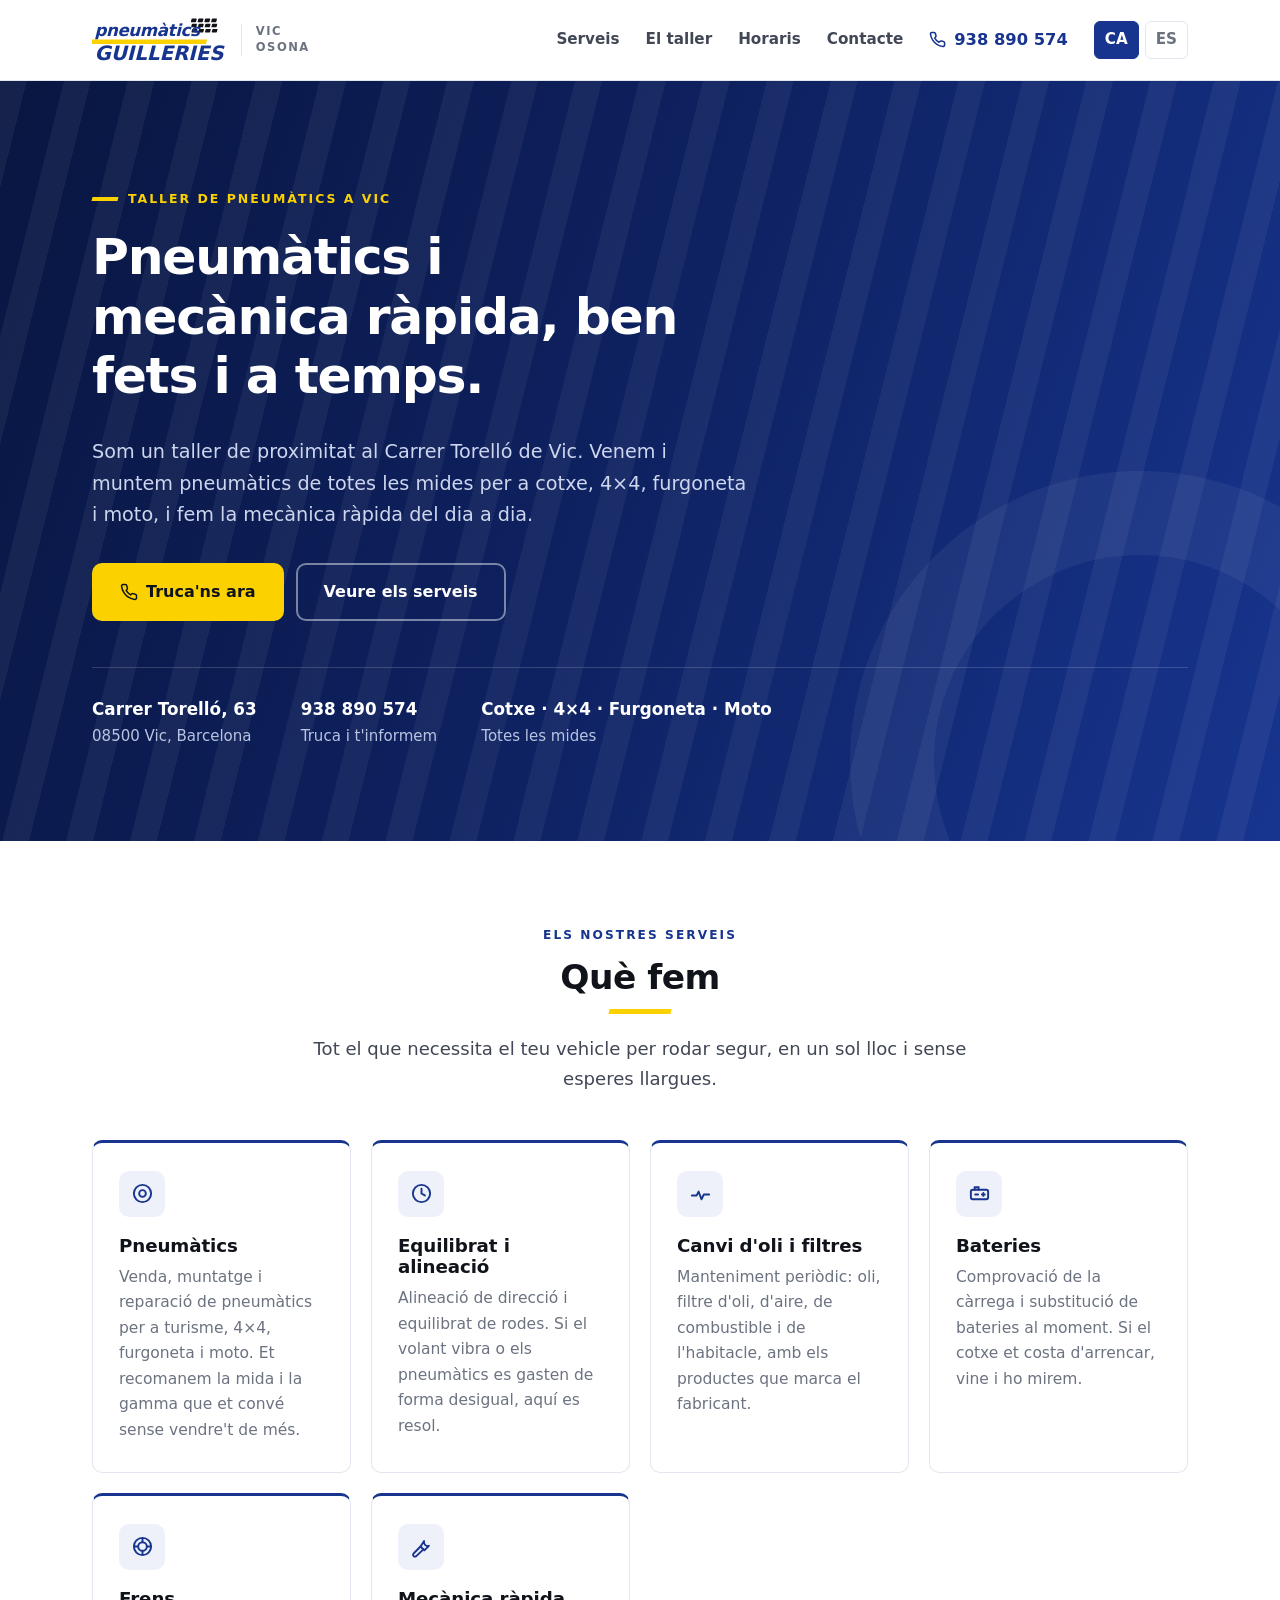
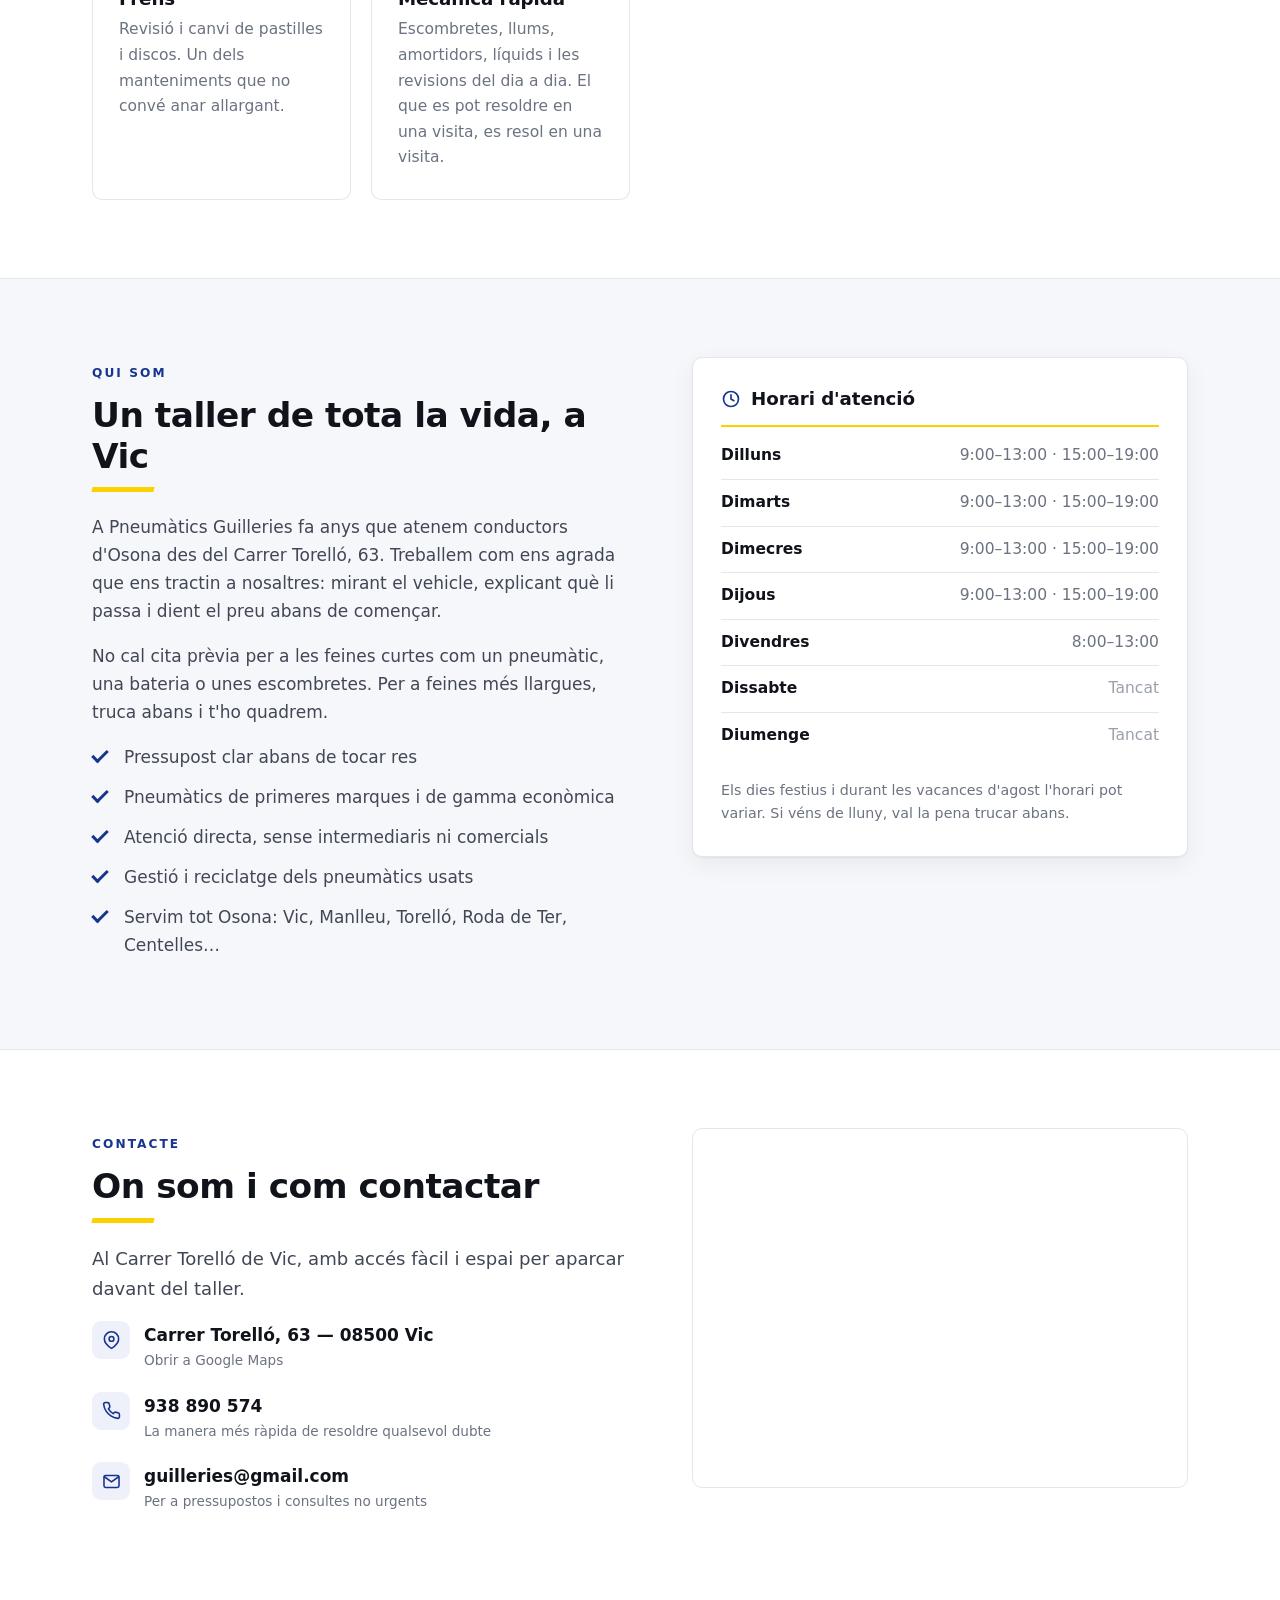
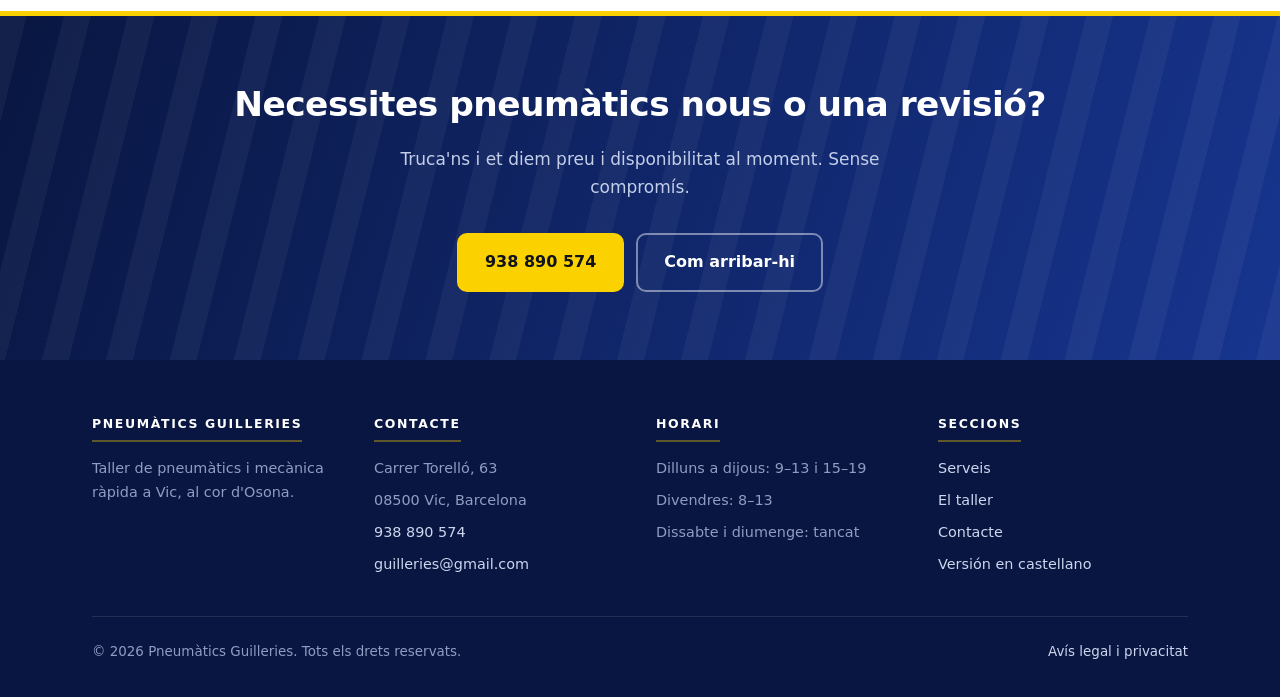
<file: index.html>
<!DOCTYPE html>
<html lang="ca">
<head>
<meta charset="utf-8">
<meta name="viewport" content="width=device-width, initial-scale=1">
<title>Pneumàtics Guilleries — Taller de pneumàtics i mecànica ràpida a Vic</title>
<meta name="description" content="Taller de pneumàtics i mecànica ràpida a Vic (Osona). Venda i muntatge de pneumàtics, equilibrat, alineació, canvi d'oli, bateries, filtres i frens. Carrer Torelló, 63. Truca'ns al 938 890 574.">
<meta name="theme-color" content="#17358f">
<link rel="canonical" href="https://acab33.github.io/pneumatics-guilleries/">
<link rel="alternate" hreflang="ca" href="https://acab33.github.io/pneumatics-guilleries/">
<link rel="alternate" hreflang="es" href="https://acab33.github.io/pneumatics-guilleries/es/">
<link rel="alternate" hreflang="x-default" href="https://acab33.github.io/pneumatics-guilleries/">
<link rel="stylesheet" href="assets/style.css">
<link rel="icon" href="assets/favicon.svg" type="image/svg+xml">

<meta property="og:type" content="website">
<meta property="og:title" content="Pneumàtics Guilleries — Taller de pneumàtics a Vic">
<meta property="og:description" content="Venda i muntatge de pneumàtics, equilibrat, alineació i mecànica ràpida a Vic. Carrer Torelló, 63.">
<meta property="og:url" content="https://acab33.github.io/pneumatics-guilleries/">
<meta property="og:image" content="https://acab33.github.io/pneumatics-guilleries/assets/og.jpg">
<meta property="og:image:width" content="1200">
<meta property="og:image:height" content="630">
<meta property="og:image:alt" content="Pneumàtics Guilleries — Carrer Torelló, 63, Vic — 938 890 574">
<meta property="og:site_name" content="Pneumàtics Guilleries">
<meta property="og:locale" content="ca_ES">
<meta name="twitter:card" content="summary_large_image">

<script type="application/ld+json">
{
  "@context": "https://schema.org",
  "@type": "AutoRepair",
  "name": "Pneumàtics Guilleries",
  "url": "https://acab33.github.io/pneumatics-guilleries/",
  "logo": "https://acab33.github.io/pneumatics-guilleries/assets/logo.svg",
  "image": "https://acab33.github.io/pneumatics-guilleries/assets/og.jpg",
  "telephone": "+34938890574",
  "email": "guilleries@gmail.com",
  "priceRange": "€€",
  "address": {
    "@type": "PostalAddress",
    "streetAddress": "Carrer Torelló, 63",
    "addressLocality": "Vic",
    "postalCode": "08500",
    "addressRegion": "Barcelona",
    "addressCountry": "ES"
  },
  "geo": { "@type": "GeoCoordinates", "latitude": 41.9333, "longitude": 2.2547 },
  "areaServed": ["Vic", "Osona", "Manlleu", "Torelló", "Roda de Ter", "Centelles"],
  "openingHoursSpecification": [
    { "@type": "OpeningHoursSpecification", "dayOfWeek": ["Monday","Tuesday","Wednesday","Thursday"], "opens": "09:00", "closes": "13:00" },
    { "@type": "OpeningHoursSpecification", "dayOfWeek": ["Monday","Tuesday","Wednesday","Thursday"], "opens": "15:00", "closes": "19:00" },
    { "@type": "OpeningHoursSpecification", "dayOfWeek": "Friday", "opens": "08:00", "closes": "13:00" }
  ],
  "makesOffer": [
    { "@type": "Offer", "itemOffered": { "@type": "Service", "name": "Venda i muntatge de pneumàtics" } },
    { "@type": "Offer", "itemOffered": { "@type": "Service", "name": "Equilibrat i alineació de direcció" } },
    { "@type": "Offer", "itemOffered": { "@type": "Service", "name": "Canvi d'oli i filtres" } },
    { "@type": "Offer", "itemOffered": { "@type": "Service", "name": "Bateries" } },
    { "@type": "Offer", "itemOffered": { "@type": "Service", "name": "Frens" } },
    { "@type": "Offer", "itemOffered": { "@type": "Service", "name": "Mecànica ràpida" } }
  ]
}
</script>
</head>
<body>

<header class="site-header">
  <div class="wrap">
    <a class="brand" href="./">
      <img src="assets/logo.svg" alt="Pneumàtics Guilleries" width="340" height="116">
      <span class="tagline">Vic<br>Osona</span>
    </a>

    <nav class="nav">
      <a href="#serveis" class="hide-sm">Serveis</a>
      <a href="#taller" class="hide-sm">El taller</a>
      <a href="#horaris" class="hide-sm">Horaris</a>
      <a href="#contacte" class="hide-sm">Contacte</a>
      <a href="tel:+34938890574" class="tel">
        <svg viewBox="0 0 24 24" fill="none" stroke="currentColor" stroke-width="2.2" stroke-linecap="round" stroke-linejoin="round" aria-hidden="true"><path d="M22 16.9v3a2 2 0 0 1-2.2 2 19.8 19.8 0 0 1-8.6-3.1 19.5 19.5 0 0 1-6-6A19.8 19.8 0 0 1 2.1 4.2 2 2 0 0 1 4.1 2h3a2 2 0 0 1 2 1.7c.1 1 .4 1.9.7 2.8a2 2 0 0 1-.5 2.1L8.1 9.9a16 16 0 0 0 6 6l1.3-1.2a2 2 0 0 1 2.1-.5c.9.3 1.8.6 2.8.7a2 2 0 0 1 1.7 2z"/></svg>
        938 890 574
      </a>
      <span class="lang">
        <a href="./" class="on" hreflang="ca">CA</a>
        <a href="es/" hreflang="es">ES</a>
      </span>
    </nav>
  </div>
</header>

<main>

  <section class="hero">
    <div class="wrap">
      <span class="kicker">Taller de pneumàtics a Vic</span>
      <h1>Pneumàtics i mecànica ràpida, ben fets i a temps.</h1>
      <p class="lead">Som un taller de proximitat al Carrer Torelló de Vic. Venem i muntem pneumàtics de totes les mides per a cotxe, 4×4, furgoneta i moto, i fem la mecànica ràpida del dia a dia.</p>

      <div class="hero-actions">
        <a class="btn btn-primary" href="tel:+34938890574">
          <svg viewBox="0 0 24 24" width="18" height="18" fill="none" stroke="currentColor" stroke-width="2" stroke-linecap="round" stroke-linejoin="round" aria-hidden="true"><path d="M22 16.9v3a2 2 0 0 1-2.2 2 19.8 19.8 0 0 1-8.6-3.1 19.5 19.5 0 0 1-6-6A19.8 19.8 0 0 1 2.1 4.2 2 2 0 0 1 4.1 2h3a2 2 0 0 1 2 1.7c.1 1 .4 1.9.7 2.8a2 2 0 0 1-.5 2.1L8.1 9.9a16 16 0 0 0 6 6l1.3-1.2a2 2 0 0 1 2.1-.5c.9.3 1.8.6 2.8.7a2 2 0 0 1 1.7 2z"/></svg>
          Truca'ns ara
        </a>
        <a class="btn btn-ghost" href="#serveis">Veure els serveis</a>
      </div>

      <div class="hero-facts">
        <div><strong>Carrer Torelló, 63</strong>08500 Vic, Barcelona</div>
        <div><strong>938 890 574</strong>Truca i t'informem</div>
        <div><strong>Cotxe · 4×4 · Furgoneta · Moto</strong>Totes les mides</div>
      </div>
    </div>
  </section>

  <section id="serveis">
    <div class="wrap">
      <div class="center">
        <span class="eyebrow">Els nostres serveis</span>
        <h2 class="underline">Què fem</h2>
        <p class="lead">Tot el que necessita el teu vehicle per rodar segur, en un sol lloc i sense esperes llargues.</p>
      </div>

      <div class="grid">
        <article class="card">
          <div class="ico"><svg viewBox="0 0 24 24" fill="none" stroke="currentColor" stroke-width="2" aria-hidden="true"><circle cx="12" cy="12" r="9"/><circle cx="12" cy="12" r="3.5"/></svg></div>
          <h3>Pneumàtics</h3>
          <p>Venda, muntatge i reparació de pneumàtics per a turisme, 4×4, furgoneta i moto. Et recomanem la mida i la gamma que et convé sense vendre't de més.</p>
        </article>

        <article class="card">
          <div class="ico"><svg viewBox="0 0 24 24" fill="none" stroke="currentColor" stroke-width="2" stroke-linecap="round" aria-hidden="true"><circle cx="12" cy="12" r="9"/><path d="M12 7v5l3.5 2"/></svg></div>
          <h3>Equilibrat i alineació</h3>
          <p>Alineació de direcció i equilibrat de rodes. Si el volant vibra o els pneumàtics es gasten de forma desigual, aquí es resol.</p>
        </article>

        <article class="card">
          <div class="ico"><svg viewBox="0 0 24 24" fill="none" stroke="currentColor" stroke-width="2" stroke-linecap="round" stroke-linejoin="round" aria-hidden="true"><path d="M3 14h5l2-4 3 8 2.5-5H21"/></svg></div>
          <h3>Canvi d'oli i filtres</h3>
          <p>Manteniment periòdic: oli, filtre d'oli, d'aire, de combustible i de l'habitacle, amb els productes que marca el fabricant.</p>
        </article>

        <article class="card">
          <div class="ico"><svg viewBox="0 0 24 24" fill="none" stroke="currentColor" stroke-width="2" stroke-linecap="round" aria-hidden="true"><rect x="3" y="8" width="18" height="10" rx="2"/><path d="M7 8V5.5h4V8M7.5 13h3M16 11.5v3M14.5 13h3"/></svg></div>
          <h3>Bateries</h3>
          <p>Comprovació de la càrrega i substitució de bateries al moment. Si el cotxe et costa d'arrencar, vine i ho mirem.</p>
        </article>

        <article class="card">
          <div class="ico"><svg viewBox="0 0 24 24" fill="none" stroke="currentColor" stroke-width="2" aria-hidden="true"><circle cx="12" cy="12" r="9"/><circle cx="12" cy="12" r="4.5"/><path d="M12 3v4.5M12 16.5V21M3 12h4.5M16.5 12H21"/></svg></div>
          <h3>Frens</h3>
          <p>Revisió i canvi de pastilles i discos. Un dels manteniments que no convé anar allargant.</p>
        </article>

        <article class="card">
          <div class="ico"><svg viewBox="0 0 24 24" fill="none" stroke="currentColor" stroke-width="2" stroke-linecap="round" stroke-linejoin="round" aria-hidden="true"><path d="M14.7 6.3a4 4 0 0 0 5 5L15 16l-4-4 3.7-5.7z"/><path d="M11 12 4 19a2 2 0 1 0 2.8 2.8L14 15"/></svg></div>
          <h3>Mecànica ràpida</h3>
          <p>Escombretes, llums, amortidors, líquids i les revisions del dia a dia. El que es pot resoldre en una visita, es resol en una visita.</p>
        </article>
      </div>
    </div>
  </section>

  <section class="alt" id="taller">
    <div class="wrap split">
      <div>
        <span class="eyebrow">Qui som</span>
        <h2 class="underline">Un taller de tota la vida, a Vic</h2>
        <p>A Pneumàtics Guilleries fa anys que atenem conductors d'Osona des del Carrer Torelló, 63. Treballem com ens agrada que ens tractin a nosaltres: mirant el vehicle, explicant què li passa i dient el preu abans de començar.</p>
        <p>No cal cita prèvia per a les feines curtes com un pneumàtic, una bateria o unes escombretes. Per a feines més llargues, truca abans i t'ho quadrem.</p>
        <ul class="checks">
          <li>Pressupost clar abans de tocar res</li>
          <li>Pneumàtics de primeres marques i de gamma econòmica</li>
          <li>Atenció directa, sense intermediaris ni comercials</li>
          <li>Gestió i reciclatge dels pneumàtics usats</li>
          <li>Servim tot Osona: Vic, Manlleu, Torelló, Roda de Ter, Centelles…</li>
        </ul>
      </div>

      <div class="panel" id="horaris">
        <h3>
          <svg viewBox="0 0 24 24" fill="none" stroke="currentColor" stroke-width="2" stroke-linecap="round" aria-hidden="true"><circle cx="12" cy="12" r="9"/><path d="M12 7v5l3.5 2"/></svg>
          Horari d'atenció
        </h3>
        <table class="hours">
          <tbody>
            <tr><th>Dilluns</th><td>9:00–13:00 · 15:00–19:00</td></tr>
            <tr><th>Dimarts</th><td>9:00–13:00 · 15:00–19:00</td></tr>
            <tr><th>Dimecres</th><td>9:00–13:00 · 15:00–19:00</td></tr>
            <tr><th>Dijous</th><td>9:00–13:00 · 15:00–19:00</td></tr>
            <tr><th>Divendres</th><td>8:00–13:00</td></tr>
            <tr><th>Dissabte</th><td class="closed">Tancat</td></tr>
            <tr><th>Diumenge</th><td class="closed">Tancat</td></tr>
          </tbody>
        </table>
        <p class="note">Els dies festius i durant les vacances d'agost l'horari pot variar. Si véns de lluny, val la pena trucar abans.</p>
      </div>
    </div>
  </section>

  <section id="contacte">
    <div class="wrap split">
      <div>
        <span class="eyebrow">Contacte</span>
        <h2 class="underline">On som i com contactar</h2>
        <p class="lead">Al Carrer Torelló de Vic, amb accés fàcil i espai per aparcar davant del taller.</p>

        <ul class="contact-list">
          <li>
            <span class="pin"><svg viewBox="0 0 24 24" fill="none" stroke="currentColor" stroke-width="2" stroke-linecap="round" stroke-linejoin="round" aria-hidden="true"><path d="M21 10c0 6-9 12-9 12s-9-6-9-12a9 9 0 1 1 18 0z"/><circle cx="12" cy="10" r="3"/></svg></span>
            <div>
              <a href="https://www.google.com/maps/search/?api=1&amp;query=Pneum%C3%A0tics+Guilleries%2C+Carrer+Torell%C3%B3+63%2C+08500+Vic" target="_blank" rel="noopener">Carrer Torelló, 63 — 08500 Vic</a>
              <span>Obrir a Google Maps</span>
            </div>
          </li>
          <li>
            <span class="pin"><svg viewBox="0 0 24 24" fill="none" stroke="currentColor" stroke-width="2" stroke-linecap="round" stroke-linejoin="round" aria-hidden="true"><path d="M22 16.9v3a2 2 0 0 1-2.2 2 19.8 19.8 0 0 1-8.6-3.1 19.5 19.5 0 0 1-6-6A19.8 19.8 0 0 1 2.1 4.2 2 2 0 0 1 4.1 2h3a2 2 0 0 1 2 1.7c.1 1 .4 1.9.7 2.8a2 2 0 0 1-.5 2.1L8.1 9.9a16 16 0 0 0 6 6l1.3-1.2a2 2 0 0 1 2.1-.5c.9.3 1.8.6 2.8.7a2 2 0 0 1 1.7 2z"/></svg></span>
            <div>
              <a href="tel:+34938890574">938 890 574</a>
              <span>La manera més ràpida de resoldre qualsevol dubte</span>
            </div>
          </li>
          <li>
            <span class="pin"><svg viewBox="0 0 24 24" fill="none" stroke="currentColor" stroke-width="2" stroke-linecap="round" stroke-linejoin="round" aria-hidden="true"><rect x="2.5" y="4.5" width="19" height="15" rx="2"/><path d="m3 6 9 6.5L21 6"/></svg></span>
            <div>
              <a href="mailto:guilleries@gmail.com">guilleries@gmail.com</a>
              <span>Per a pressupostos i consultes no urgents</span>
            </div>
          </li>
        </ul>
      </div>

      <div>
        <iframe
          class="map-embed"
          title="Mapa de Pneumàtics Guilleries, Carrer Torelló 63, Vic"
          src="https://www.google.com/maps?q=Carrer+Torell%C3%B3+63,+08500+Vic,+Barcelona&amp;output=embed"
          loading="lazy"
          referrerpolicy="no-referrer-when-downgrade"
          allowfullscreen></iframe>
      </div>
    </div>
  </section>

  <section class="band">
    <div class="wrap">
      <h2>Necessites pneumàtics nous o una revisió?</h2>
      <p>Truca'ns i et diem preu i disponibilitat al moment. Sense compromís.</p>
      <div class="hero-actions">
        <a class="btn btn-primary" href="tel:+34938890574">938 890 574</a>
        <a class="btn btn-ghost" href="https://www.google.com/maps/search/?api=1&amp;query=Pneum%C3%A0tics+Guilleries%2C+Carrer+Torell%C3%B3+63%2C+08500+Vic" target="_blank" rel="noopener">Com arribar-hi</a>
      </div>
    </div>
  </section>

</main>

<footer class="site-footer">
  <div class="wrap">
    <div class="footer-grid">
      <div>
        <h4>Pneumàtics Guilleries</h4>
        <p style="margin:0">Taller de pneumàtics i mecànica ràpida a Vic, al cor d'Osona.</p>
      </div>
      <div>
        <h4>Contacte</h4>
        <ul>
          <li>Carrer Torelló, 63</li>
          <li>08500 Vic, Barcelona</li>
          <li><a href="tel:+34938890574">938 890 574</a></li>
          <li><a href="mailto:guilleries@gmail.com">guilleries@gmail.com</a></li>
        </ul>
      </div>
      <div>
        <h4>Horari</h4>
        <ul>
          <li>Dilluns a dijous: 9–13 i 15–19</li>
          <li>Divendres: 8–13</li>
          <li>Dissabte i diumenge: tancat</li>
        </ul>
      </div>
      <div>
        <h4>Seccions</h4>
        <ul>
          <li><a href="#serveis">Serveis</a></li>
          <li><a href="#taller">El taller</a></li>
          <li><a href="#contacte">Contacte</a></li>
          <li><a href="es/">Versión en castellano</a></li>
        </ul>
      </div>
    </div>
    <div class="legal">
      <span>© <span id="y">2026</span> Pneumàtics Guilleries. Tots els drets reservats.</span>
      <span><a href="avis-legal.html">Avís legal i privacitat</a></span>
    </div>
  </div>
</footer>

<a class="call-fab" href="tel:+34938890574">
  <svg viewBox="0 0 24 24" fill="none" stroke="currentColor" stroke-width="2" stroke-linecap="round" stroke-linejoin="round" aria-hidden="true"><path d="M22 16.9v3a2 2 0 0 1-2.2 2 19.8 19.8 0 0 1-8.6-3.1 19.5 19.5 0 0 1-6-6A19.8 19.8 0 0 1 2.1 4.2 2 2 0 0 1 4.1 2h3a2 2 0 0 1 2 1.7c.1 1 .4 1.9.7 2.8a2 2 0 0 1-.5 2.1L8.1 9.9a16 16 0 0 0 6 6l1.3-1.2a2 2 0 0 1 2.1-.5c.9.3 1.8.6 2.8.7a2 2 0 0 1 1.7 2z"/></svg>
  Truca'ns
</a>

<script>document.getElementById('y').textContent = new Date().getFullYear();</script>
</body>
</html>
</file>
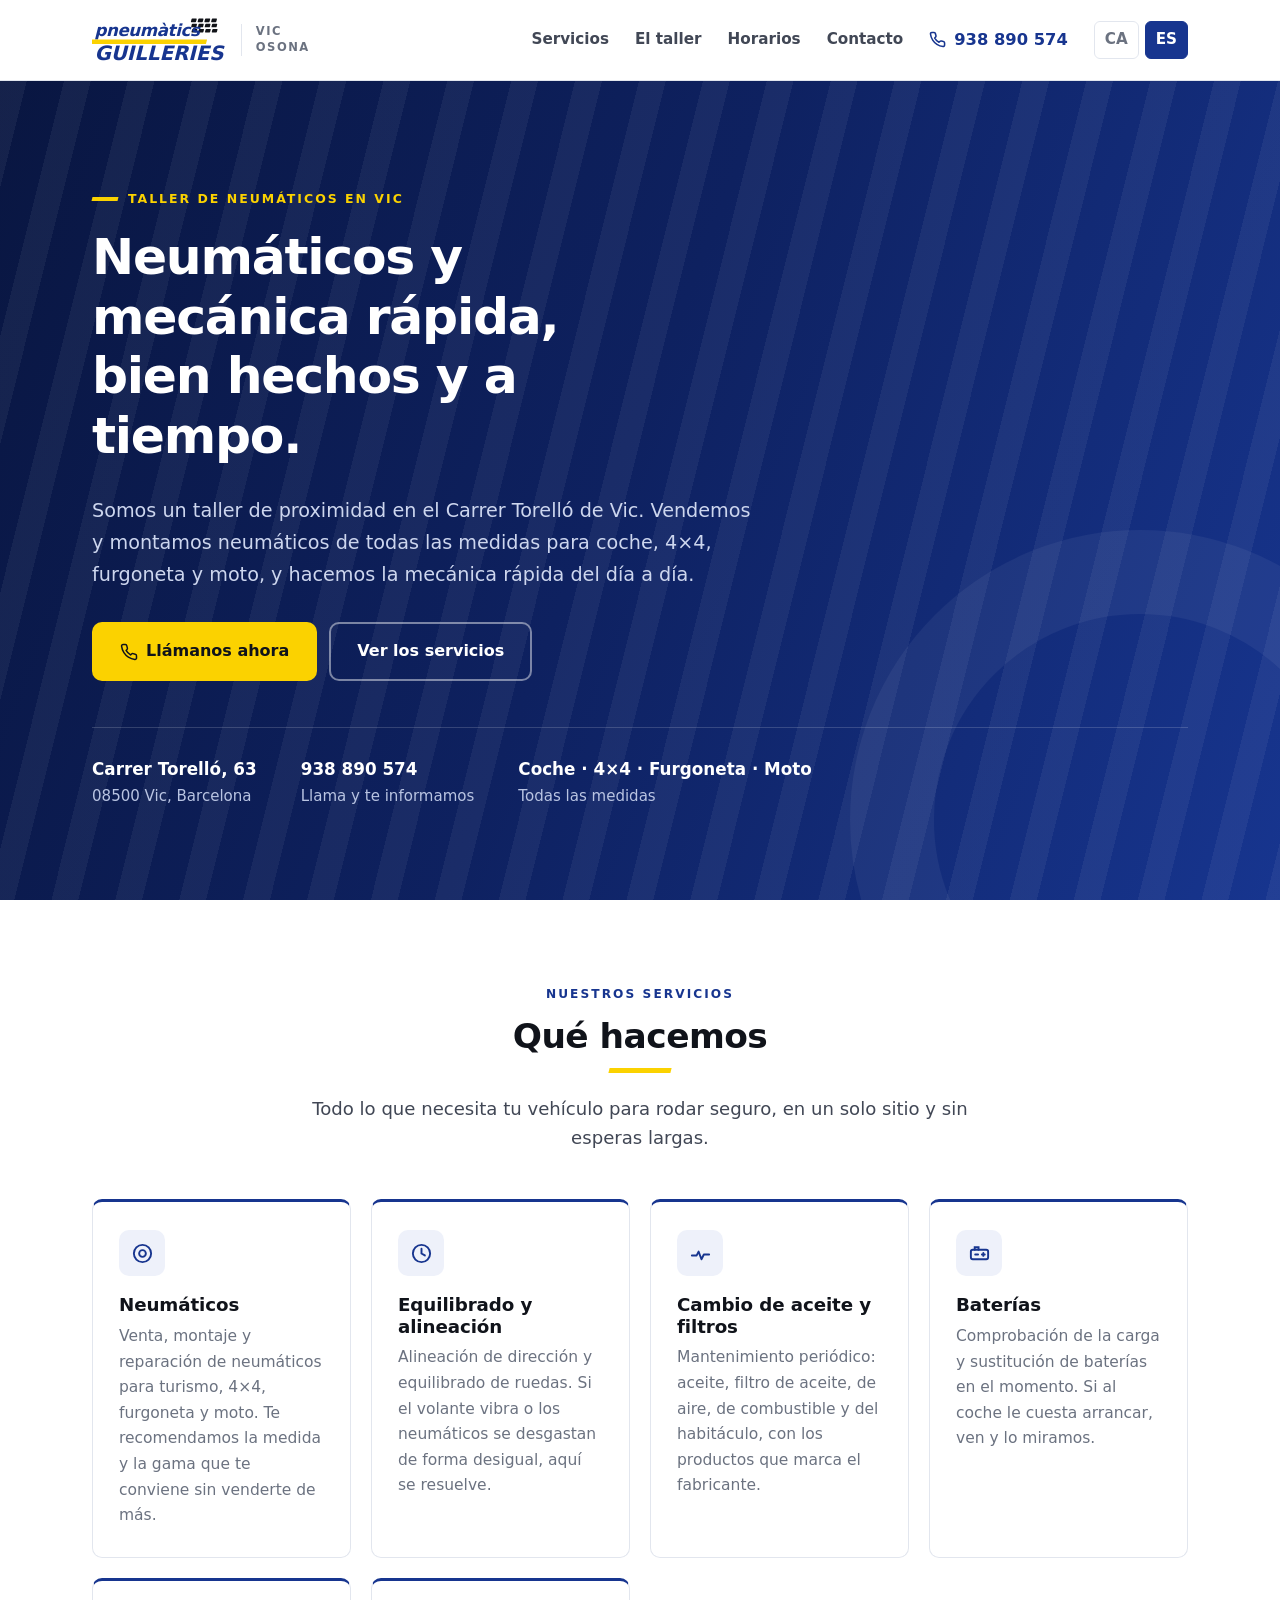
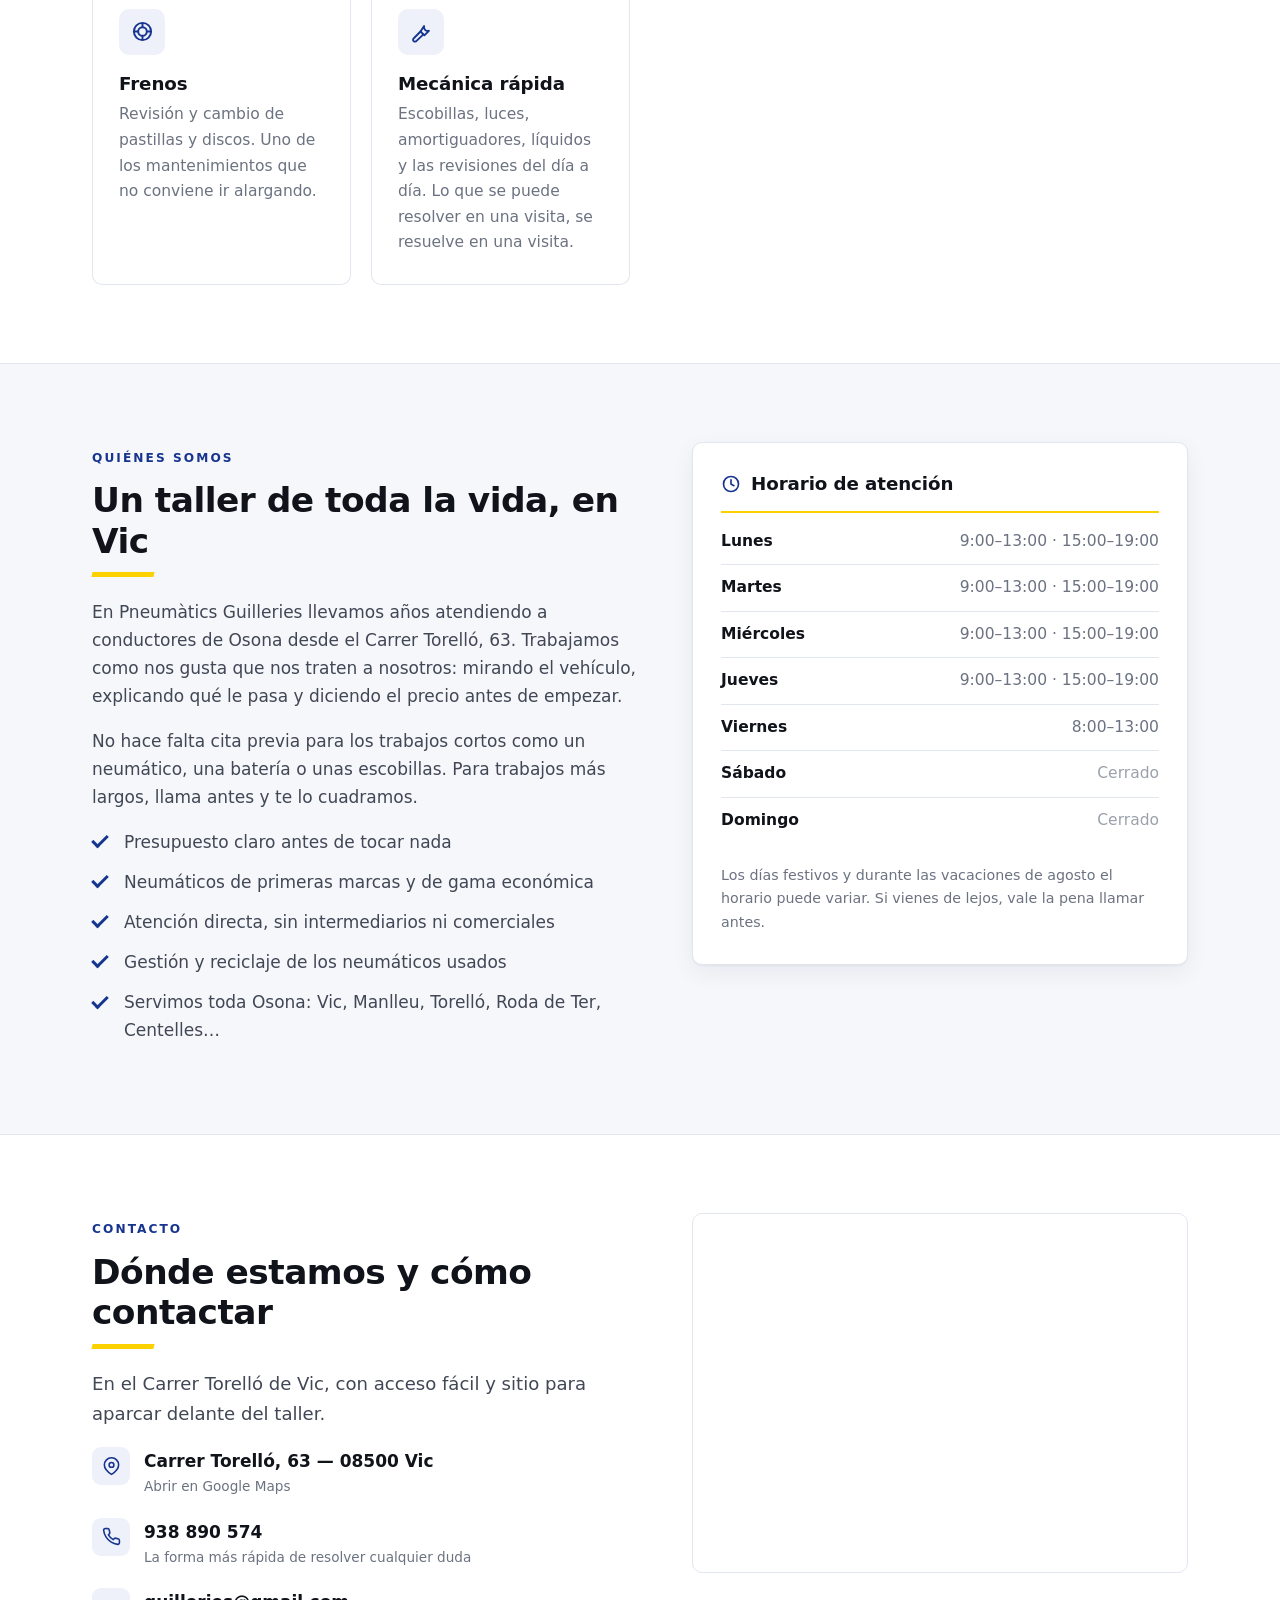
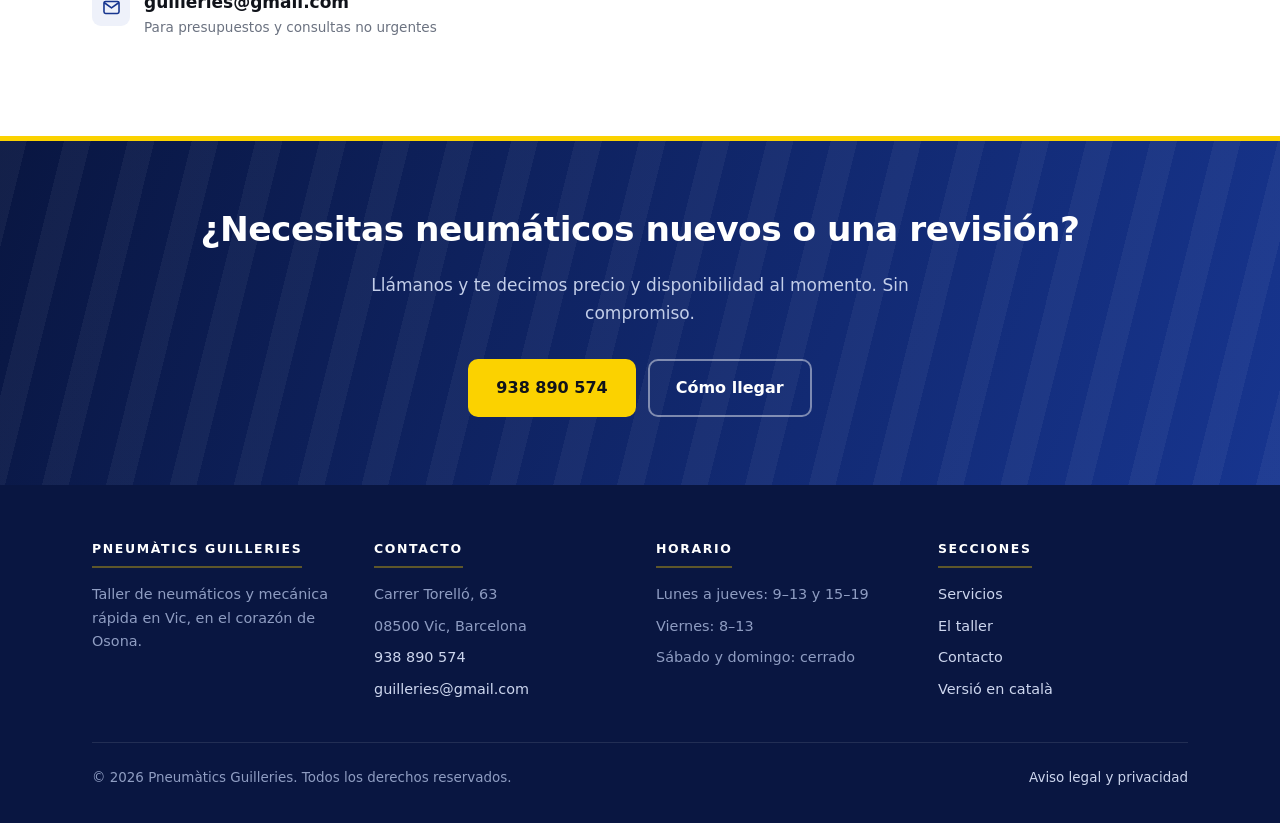
<file: es/index.html>
<!DOCTYPE html>
<html lang="es">
<head>
<meta charset="utf-8">
<meta name="viewport" content="width=device-width, initial-scale=1">
<title>Neumáticos Guilleries — Taller de neumáticos y mecánica rápida en Vic</title>
<meta name="description" content="Taller de neumáticos y mecánica rápida en Vic (Osona). Venta y montaje de neumáticos, equilibrado, alineación, cambio de aceite, baterías, filtros y frenos. Carrer Torelló, 63. Llámanos al 938 890 574.">
<meta name="theme-color" content="#17358f">
<link rel="canonical" href="https://acab33.github.io/pneumatics-guilleries/es/">
<link rel="alternate" hreflang="ca" href="https://acab33.github.io/pneumatics-guilleries/">
<link rel="alternate" hreflang="es" href="https://acab33.github.io/pneumatics-guilleries/es/">
<link rel="alternate" hreflang="x-default" href="https://acab33.github.io/pneumatics-guilleries/">
<link rel="stylesheet" href="../assets/style.css">
<link rel="icon" href="../assets/favicon.svg" type="image/svg+xml">

<meta property="og:type" content="website">
<meta property="og:title" content="Neumáticos Guilleries — Taller de neumáticos en Vic">
<meta property="og:description" content="Venta y montaje de neumáticos, equilibrado, alineación y mecánica rápida en Vic. Carrer Torelló, 63.">
<meta property="og:url" content="https://acab33.github.io/pneumatics-guilleries/es/">
<meta property="og:image" content="https://acab33.github.io/pneumatics-guilleries/assets/og.jpg">
<meta property="og:image:width" content="1200">
<meta property="og:image:height" content="630">
<meta property="og:image:alt" content="Pneumàtics Guilleries — Carrer Torelló, 63, Vic — 938 890 574">
<meta property="og:site_name" content="Pneumàtics Guilleries">
<meta property="og:locale" content="es_ES">
<meta name="twitter:card" content="summary_large_image">
</head>
<body>

<header class="site-header">
  <div class="wrap">
    <a class="brand" href="./">
      <img src="../assets/logo.svg" alt="Pneumàtics Guilleries" width="340" height="116">
      <span class="tagline">Vic<br>Osona</span>
    </a>

    <nav class="nav">
      <a href="#servicios" class="hide-sm">Servicios</a>
      <a href="#taller" class="hide-sm">El taller</a>
      <a href="#horarios" class="hide-sm">Horarios</a>
      <a href="#contacto" class="hide-sm">Contacto</a>
      <a href="tel:+34938890574" class="tel">
        <svg viewBox="0 0 24 24" fill="none" stroke="currentColor" stroke-width="2.2" stroke-linecap="round" stroke-linejoin="round" aria-hidden="true"><path d="M22 16.9v3a2 2 0 0 1-2.2 2 19.8 19.8 0 0 1-8.6-3.1 19.5 19.5 0 0 1-6-6A19.8 19.8 0 0 1 2.1 4.2 2 2 0 0 1 4.1 2h3a2 2 0 0 1 2 1.7c.1 1 .4 1.9.7 2.8a2 2 0 0 1-.5 2.1L8.1 9.9a16 16 0 0 0 6 6l1.3-1.2a2 2 0 0 1 2.1-.5c.9.3 1.8.6 2.8.7a2 2 0 0 1 1.7 2z"/></svg>
        938 890 574
      </a>
      <span class="lang">
        <a href="../" hreflang="ca">CA</a>
        <a href="./" class="on" hreflang="es">ES</a>
      </span>
    </nav>
  </div>
</header>

<main>

  <section class="hero">
    <div class="wrap">
      <span class="kicker">Taller de neumáticos en Vic</span>
      <h1>Neumáticos y mecánica rápida, bien hechos y a tiempo.</h1>
      <p class="lead">Somos un taller de proximidad en el Carrer Torelló de Vic. Vendemos y montamos neumáticos de todas las medidas para coche, 4×4, furgoneta y moto, y hacemos la mecánica rápida del día a día.</p>

      <div class="hero-actions">
        <a class="btn btn-primary" href="tel:+34938890574">
          <svg viewBox="0 0 24 24" width="18" height="18" fill="none" stroke="currentColor" stroke-width="2" stroke-linecap="round" stroke-linejoin="round" aria-hidden="true"><path d="M22 16.9v3a2 2 0 0 1-2.2 2 19.8 19.8 0 0 1-8.6-3.1 19.5 19.5 0 0 1-6-6A19.8 19.8 0 0 1 2.1 4.2 2 2 0 0 1 4.1 2h3a2 2 0 0 1 2 1.7c.1 1 .4 1.9.7 2.8a2 2 0 0 1-.5 2.1L8.1 9.9a16 16 0 0 0 6 6l1.3-1.2a2 2 0 0 1 2.1-.5c.9.3 1.8.6 2.8.7a2 2 0 0 1 1.7 2z"/></svg>
          Llámanos ahora
        </a>
        <a class="btn btn-ghost" href="#servicios">Ver los servicios</a>
      </div>

      <div class="hero-facts">
        <div><strong>Carrer Torelló, 63</strong>08500 Vic, Barcelona</div>
        <div><strong>938 890 574</strong>Llama y te informamos</div>
        <div><strong>Coche · 4×4 · Furgoneta · Moto</strong>Todas las medidas</div>
      </div>
    </div>
  </section>

  <section id="servicios">
    <div class="wrap">
      <div class="center">
        <span class="eyebrow">Nuestros servicios</span>
        <h2 class="underline">Qué hacemos</h2>
        <p class="lead">Todo lo que necesita tu vehículo para rodar seguro, en un solo sitio y sin esperas largas.</p>
      </div>

      <div class="grid">
        <article class="card">
          <div class="ico"><svg viewBox="0 0 24 24" fill="none" stroke="currentColor" stroke-width="2" aria-hidden="true"><circle cx="12" cy="12" r="9"/><circle cx="12" cy="12" r="3.5"/></svg></div>
          <h3>Neumáticos</h3>
          <p>Venta, montaje y reparación de neumáticos para turismo, 4×4, furgoneta y moto. Te recomendamos la medida y la gama que te conviene sin venderte de más.</p>
        </article>

        <article class="card">
          <div class="ico"><svg viewBox="0 0 24 24" fill="none" stroke="currentColor" stroke-width="2" stroke-linecap="round" aria-hidden="true"><circle cx="12" cy="12" r="9"/><path d="M12 7v5l3.5 2"/></svg></div>
          <h3>Equilibrado y alineación</h3>
          <p>Alineación de dirección y equilibrado de ruedas. Si el volante vibra o los neumáticos se desgastan de forma desigual, aquí se resuelve.</p>
        </article>

        <article class="card">
          <div class="ico"><svg viewBox="0 0 24 24" fill="none" stroke="currentColor" stroke-width="2" stroke-linecap="round" stroke-linejoin="round" aria-hidden="true"><path d="M3 14h5l2-4 3 8 2.5-5H21"/></svg></div>
          <h3>Cambio de aceite y filtros</h3>
          <p>Mantenimiento periódico: aceite, filtro de aceite, de aire, de combustible y del habitáculo, con los productos que marca el fabricante.</p>
        </article>

        <article class="card">
          <div class="ico"><svg viewBox="0 0 24 24" fill="none" stroke="currentColor" stroke-width="2" stroke-linecap="round" aria-hidden="true"><rect x="3" y="8" width="18" height="10" rx="2"/><path d="M7 8V5.5h4V8M7.5 13h3M16 11.5v3M14.5 13h3"/></svg></div>
          <h3>Baterías</h3>
          <p>Comprobación de la carga y sustitución de baterías en el momento. Si al coche le cuesta arrancar, ven y lo miramos.</p>
        </article>

        <article class="card">
          <div class="ico"><svg viewBox="0 0 24 24" fill="none" stroke="currentColor" stroke-width="2" aria-hidden="true"><circle cx="12" cy="12" r="9"/><circle cx="12" cy="12" r="4.5"/><path d="M12 3v4.5M12 16.5V21M3 12h4.5M16.5 12H21"/></svg></div>
          <h3>Frenos</h3>
          <p>Revisión y cambio de pastillas y discos. Uno de los mantenimientos que no conviene ir alargando.</p>
        </article>

        <article class="card">
          <div class="ico"><svg viewBox="0 0 24 24" fill="none" stroke="currentColor" stroke-width="2" stroke-linecap="round" stroke-linejoin="round" aria-hidden="true"><path d="M14.7 6.3a4 4 0 0 0 5 5L15 16l-4-4 3.7-5.7z"/><path d="M11 12 4 19a2 2 0 1 0 2.8 2.8L14 15"/></svg></div>
          <h3>Mecánica rápida</h3>
          <p>Escobillas, luces, amortiguadores, líquidos y las revisiones del día a día. Lo que se puede resolver en una visita, se resuelve en una visita.</p>
        </article>
      </div>
    </div>
  </section>

  <section class="alt" id="taller">
    <div class="wrap split">
      <div>
        <span class="eyebrow">Quiénes somos</span>
        <h2 class="underline">Un taller de toda la vida, en Vic</h2>
        <p>En Pneumàtics Guilleries llevamos años atendiendo a conductores de Osona desde el Carrer Torelló, 63. Trabajamos como nos gusta que nos traten a nosotros: mirando el vehículo, explicando qué le pasa y diciendo el precio antes de empezar.</p>
        <p>No hace falta cita previa para los trabajos cortos como un neumático, una batería o unas escobillas. Para trabajos más largos, llama antes y te lo cuadramos.</p>
        <ul class="checks">
          <li>Presupuesto claro antes de tocar nada</li>
          <li>Neumáticos de primeras marcas y de gama económica</li>
          <li>Atención directa, sin intermediarios ni comerciales</li>
          <li>Gestión y reciclaje de los neumáticos usados</li>
          <li>Servimos toda Osona: Vic, Manlleu, Torelló, Roda de Ter, Centelles…</li>
        </ul>
      </div>

      <div class="panel" id="horarios">
        <h3>
          <svg viewBox="0 0 24 24" fill="none" stroke="currentColor" stroke-width="2" stroke-linecap="round" aria-hidden="true"><circle cx="12" cy="12" r="9"/><path d="M12 7v5l3.5 2"/></svg>
          Horario de atención
        </h3>
        <table class="hours">
          <tbody>
            <tr><th>Lunes</th><td>9:00–13:00 · 15:00–19:00</td></tr>
            <tr><th>Martes</th><td>9:00–13:00 · 15:00–19:00</td></tr>
            <tr><th>Miércoles</th><td>9:00–13:00 · 15:00–19:00</td></tr>
            <tr><th>Jueves</th><td>9:00–13:00 · 15:00–19:00</td></tr>
            <tr><th>Viernes</th><td>8:00–13:00</td></tr>
            <tr><th>Sábado</th><td class="closed">Cerrado</td></tr>
            <tr><th>Domingo</th><td class="closed">Cerrado</td></tr>
          </tbody>
        </table>
        <p class="note">Los días festivos y durante las vacaciones de agosto el horario puede variar. Si vienes de lejos, vale la pena llamar antes.</p>
      </div>
    </div>
  </section>

  <section id="contacto">
    <div class="wrap split">
      <div>
        <span class="eyebrow">Contacto</span>
        <h2 class="underline">Dónde estamos y cómo contactar</h2>
        <p class="lead">En el Carrer Torelló de Vic, con acceso fácil y sitio para aparcar delante del taller.</p>

        <ul class="contact-list">
          <li>
            <span class="pin"><svg viewBox="0 0 24 24" fill="none" stroke="currentColor" stroke-width="2" stroke-linecap="round" stroke-linejoin="round" aria-hidden="true"><path d="M21 10c0 6-9 12-9 12s-9-6-9-12a9 9 0 1 1 18 0z"/><circle cx="12" cy="10" r="3"/></svg></span>
            <div>
              <a href="https://www.google.com/maps/search/?api=1&amp;query=Pneum%C3%A0tics+Guilleries%2C+Carrer+Torell%C3%B3+63%2C+08500+Vic" target="_blank" rel="noopener">Carrer Torelló, 63 — 08500 Vic</a>
              <span>Abrir en Google Maps</span>
            </div>
          </li>
          <li>
            <span class="pin"><svg viewBox="0 0 24 24" fill="none" stroke="currentColor" stroke-width="2" stroke-linecap="round" stroke-linejoin="round" aria-hidden="true"><path d="M22 16.9v3a2 2 0 0 1-2.2 2 19.8 19.8 0 0 1-8.6-3.1 19.5 19.5 0 0 1-6-6A19.8 19.8 0 0 1 2.1 4.2 2 2 0 0 1 4.1 2h3a2 2 0 0 1 2 1.7c.1 1 .4 1.9.7 2.8a2 2 0 0 1-.5 2.1L8.1 9.9a16 16 0 0 0 6 6l1.3-1.2a2 2 0 0 1 2.1-.5c.9.3 1.8.6 2.8.7a2 2 0 0 1 1.7 2z"/></svg></span>
            <div>
              <a href="tel:+34938890574">938 890 574</a>
              <span>La forma más rápida de resolver cualquier duda</span>
            </div>
          </li>
          <li>
            <span class="pin"><svg viewBox="0 0 24 24" fill="none" stroke="currentColor" stroke-width="2" stroke-linecap="round" stroke-linejoin="round" aria-hidden="true"><rect x="2.5" y="4.5" width="19" height="15" rx="2"/><path d="m3 6 9 6.5L21 6"/></svg></span>
            <div>
              <a href="mailto:guilleries@gmail.com">guilleries@gmail.com</a>
              <span>Para presupuestos y consultas no urgentes</span>
            </div>
          </li>
        </ul>
      </div>

      <div>
        <iframe
          class="map-embed"
          title="Mapa de Pneumàtics Guilleries, Carrer Torelló 63, Vic"
          src="https://www.google.com/maps?q=Carrer+Torell%C3%B3+63,+08500+Vic,+Barcelona&amp;output=embed"
          loading="lazy"
          referrerpolicy="no-referrer-when-downgrade"
          allowfullscreen></iframe>
      </div>
    </div>
  </section>

  <section class="band">
    <div class="wrap">
      <h2>¿Necesitas neumáticos nuevos o una revisión?</h2>
      <p>Llámanos y te decimos precio y disponibilidad al momento. Sin compromiso.</p>
      <div class="hero-actions">
        <a class="btn btn-primary" href="tel:+34938890574">938 890 574</a>
        <a class="btn btn-ghost" href="https://www.google.com/maps/search/?api=1&amp;query=Pneum%C3%A0tics+Guilleries%2C+Carrer+Torell%C3%B3+63%2C+08500+Vic" target="_blank" rel="noopener">Cómo llegar</a>
      </div>
    </div>
  </section>

</main>

<footer class="site-footer">
  <div class="wrap">
    <div class="footer-grid">
      <div>
        <h4>Pneumàtics Guilleries</h4>
        <p style="margin:0">Taller de neumáticos y mecánica rápida en Vic, en el corazón de Osona.</p>
      </div>
      <div>
        <h4>Contacto</h4>
        <ul>
          <li>Carrer Torelló, 63</li>
          <li>08500 Vic, Barcelona</li>
          <li><a href="tel:+34938890574">938 890 574</a></li>
          <li><a href="mailto:guilleries@gmail.com">guilleries@gmail.com</a></li>
        </ul>
      </div>
      <div>
        <h4>Horario</h4>
        <ul>
          <li>Lunes a jueves: 9–13 y 15–19</li>
          <li>Viernes: 8–13</li>
          <li>Sábado y domingo: cerrado</li>
        </ul>
      </div>
      <div>
        <h4>Secciones</h4>
        <ul>
          <li><a href="#servicios">Servicios</a></li>
          <li><a href="#taller">El taller</a></li>
          <li><a href="#contacto">Contacto</a></li>
          <li><a href="../">Versió en català</a></li>
        </ul>
      </div>
    </div>
    <div class="legal">
      <span>© <span id="y">2026</span> Pneumàtics Guilleries. Todos los derechos reservados.</span>
      <span><a href="../avis-legal.html">Aviso legal y privacidad</a></span>
    </div>
  </div>
</footer>

<a class="call-fab" href="tel:+34938890574">
  <svg viewBox="0 0 24 24" fill="none" stroke="currentColor" stroke-width="2" stroke-linecap="round" stroke-linejoin="round" aria-hidden="true"><path d="M22 16.9v3a2 2 0 0 1-2.2 2 19.8 19.8 0 0 1-8.6-3.1 19.5 19.5 0 0 1-6-6A19.8 19.8 0 0 1 2.1 4.2 2 2 0 0 1 4.1 2h3a2 2 0 0 1 2 1.7c.1 1 .4 1.9.7 2.8a2 2 0 0 1-.5 2.1L8.1 9.9a16 16 0 0 0 6 6l1.3-1.2a2 2 0 0 1 2.1-.5c.9.3 1.8.6 2.8.7a2 2 0 0 1 1.7 2z"/></svg>
  Llámanos
</a>

<script>document.getElementById('y').textContent = new Date().getFullYear();</script>
</body>
</html>
</file>
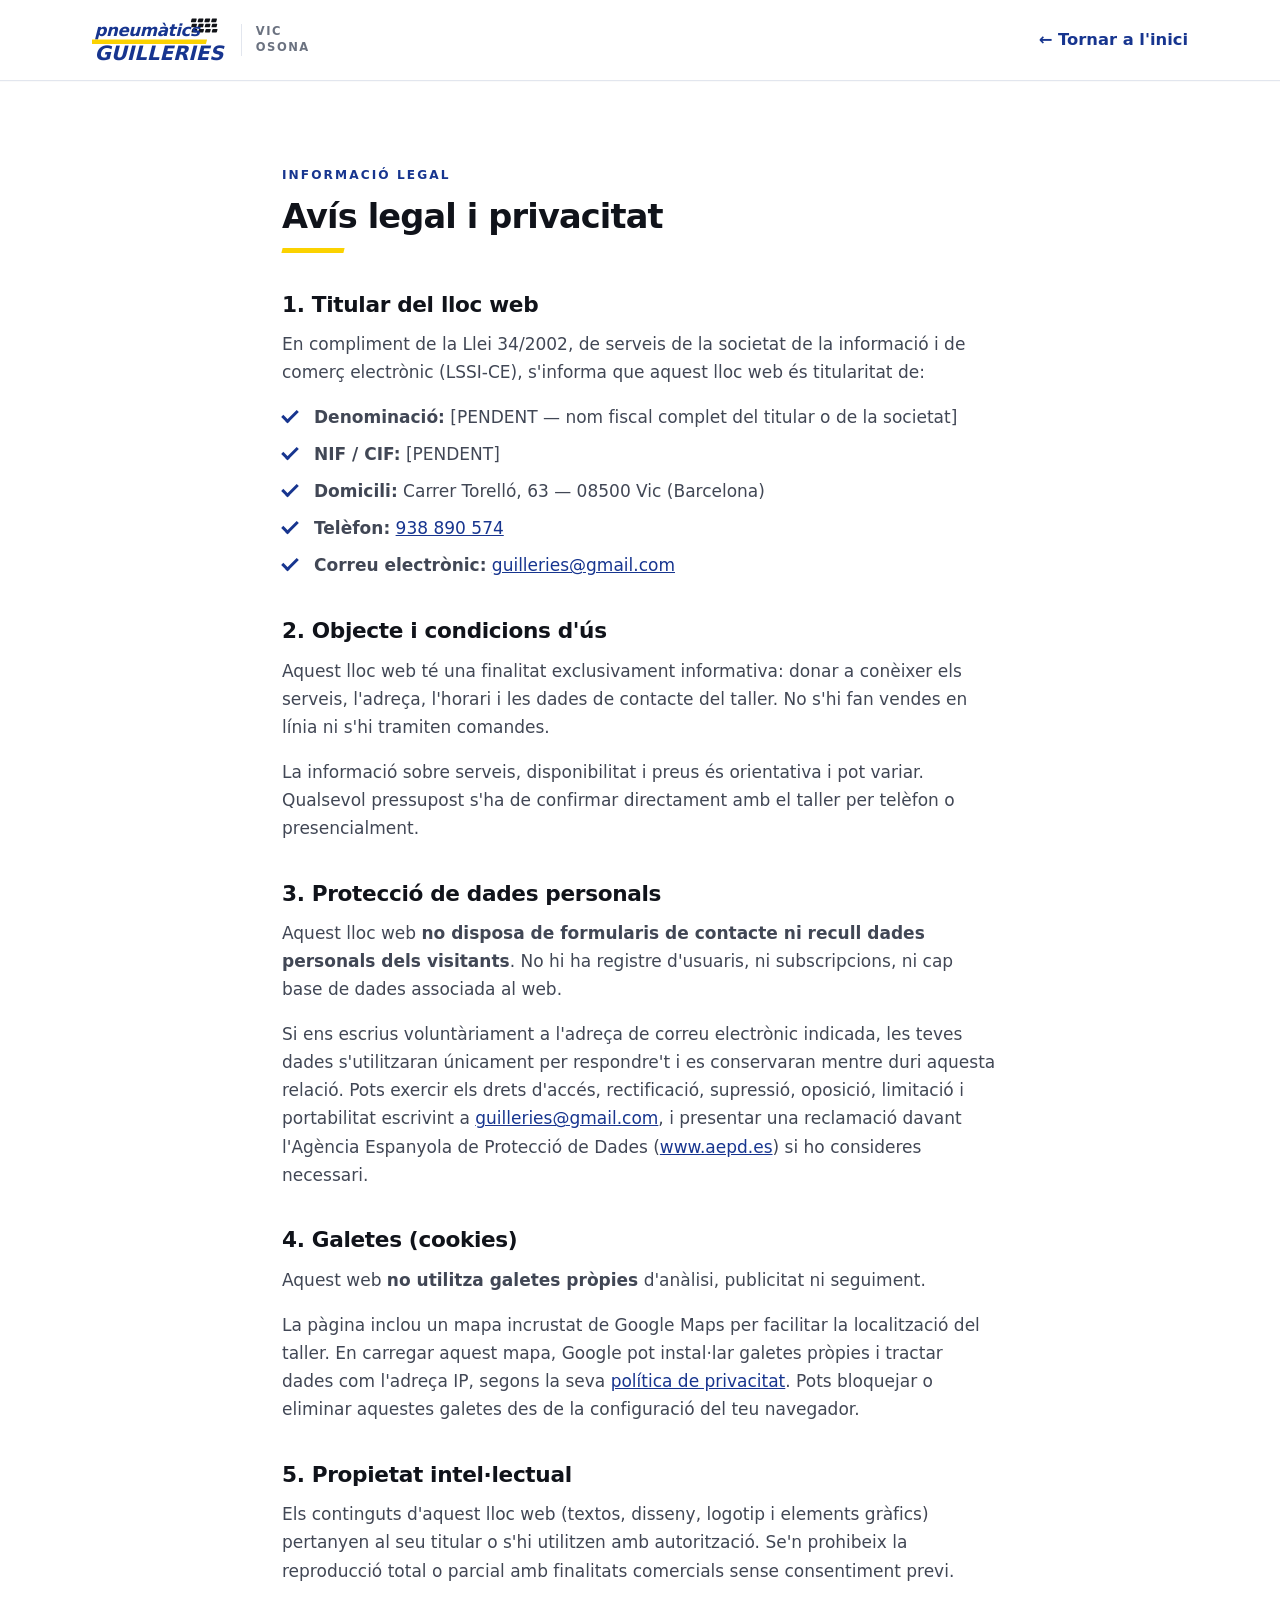
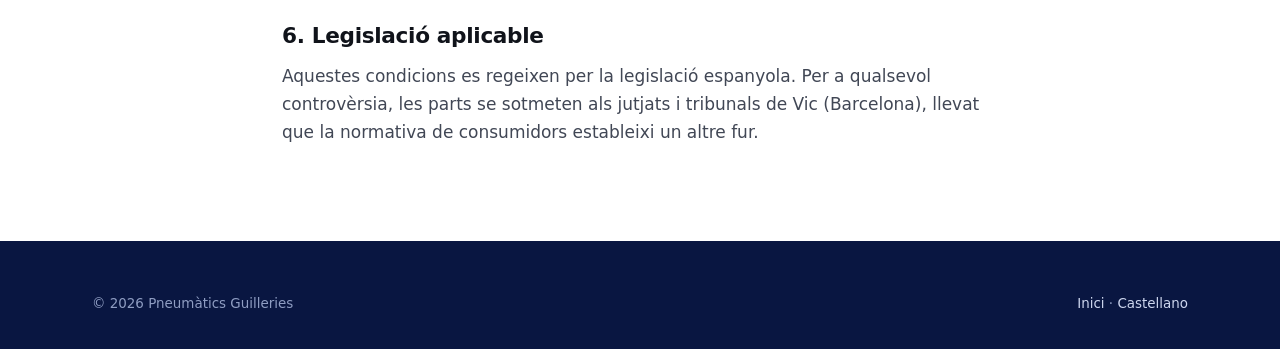
<file: avis-legal.html>
<!DOCTYPE html>
<html lang="ca">
<head>
<meta charset="utf-8">
<meta name="viewport" content="width=device-width, initial-scale=1">
<title>Avís legal i privacitat — Pneumàtics Guilleries</title>
<meta name="description" content="Avís legal, política de privacitat i informació sobre galetes de Pneumàtics Guilleries (Vic).">
<meta name="robots" content="noindex, follow">
<meta name="theme-color" content="#17358f">
<link rel="stylesheet" href="assets/style.css">
<link rel="icon" href="assets/favicon.svg" type="image/svg+xml">
</head>
<body>

<header class="site-header">
  <div class="wrap">
    <a class="brand" href="./">
      <img src="assets/logo.svg" alt="Pneumàtics Guilleries" width="340" height="116">
      <span class="tagline">Vic<br>Osona</span>
    </a>
    <nav class="nav">
      <a href="./" class="tel">← Tornar a l'inici</a>
    </nav>
  </div>
</header>

<main>
  <section>
    <div class="wrap prose">
      <span class="eyebrow">Informació legal</span>
      <h1 class="underline" style="font-size:2.1rem">Avís legal i privacitat</h1>

      <h2>1. Titular del lloc web</h2>
      <p>
        En compliment de la Llei 34/2002, de serveis de la societat de la informació i de comerç electrònic (LSSI-CE),
        s'informa que aquest lloc web és titularitat de:
      </p>
      <ul class="checks">
        <li><strong>Denominació:</strong> [PENDENT — nom fiscal complet del titular o de la societat]</li>
        <li><strong>NIF / CIF:</strong> [PENDENT]</li>
        <li><strong>Domicili:</strong> Carrer Torelló, 63 — 08500 Vic (Barcelona)</li>
        <li><strong>Telèfon:</strong> <a href="tel:+34938890574">938 890 574</a></li>
        <li><strong>Correu electrònic:</strong> <a href="mailto:guilleries@gmail.com">guilleries@gmail.com</a></li>
      </ul>

      <h2>2. Objecte i condicions d'ús</h2>
      <p>
        Aquest lloc web té una finalitat exclusivament informativa: donar a conèixer els serveis, l'adreça, l'horari i les
        dades de contacte del taller. No s'hi fan vendes en línia ni s'hi tramiten comandes.
      </p>
      <p>
        La informació sobre serveis, disponibilitat i preus és orientativa i pot variar. Qualsevol pressupost s'ha de
        confirmar directament amb el taller per telèfon o presencialment.
      </p>

      <h2>3. Protecció de dades personals</h2>
      <p>
        Aquest lloc web <strong>no disposa de formularis de contacte ni recull dades personals dels visitants</strong>.
        No hi ha registre d'usuaris, ni subscripcions, ni cap base de dades associada al web.
      </p>
      <p>
        Si ens escrius voluntàriament a l'adreça de correu electrònic indicada, les teves dades s'utilitzaran únicament
        per respondre't i es conservaran mentre duri aquesta relació. Pots exercir els drets d'accés, rectificació,
        supressió, oposició, limitació i portabilitat escrivint a
        <a href="mailto:guilleries@gmail.com">guilleries@gmail.com</a>, i presentar una reclamació davant l'Agència
        Espanyola de Protecció de Dades (<a href="https://www.aepd.es" target="_blank" rel="noopener">www.aepd.es</a>)
        si ho consideres necessari.
      </p>

      <h2>4. Galetes (cookies)</h2>
      <p>
        Aquest web <strong>no utilitza galetes pròpies</strong> d'anàlisi, publicitat ni seguiment.
      </p>
      <p>
        La pàgina inclou un mapa incrustat de Google Maps per facilitar la localització del taller. En carregar aquest
        mapa, Google pot instal·lar galetes pròpies i tractar dades com l'adreça IP, segons la seva
        <a href="https://policies.google.com/privacy" target="_blank" rel="noopener">política de privacitat</a>. Pots
        bloquejar o eliminar aquestes galetes des de la configuració del teu navegador.
      </p>

      <h2>5. Propietat intel·lectual</h2>
      <p>
        Els continguts d'aquest lloc web (textos, disseny, logotip i elements gràfics) pertanyen al seu titular o s'hi
        utilitzen amb autorització. Se'n prohibeix la reproducció total o parcial amb finalitats comercials sense
        consentiment previ.
      </p>

      <h2>6. Legislació aplicable</h2>
      <p>
        Aquestes condicions es regeixen per la legislació espanyola. Per a qualsevol controvèrsia, les parts se sotmeten
        als jutjats i tribunals de Vic (Barcelona), llevat que la normativa de consumidors estableixi un altre fur.
      </p>
    </div>
  </section>
</main>

<footer class="site-footer">
  <div class="wrap">
    <div class="legal" style="border-top:0;padding-top:0">
      <span>© <span id="y">2026</span> Pneumàtics Guilleries</span>
      <span><a href="./">Inici</a> · <a href="es/">Castellano</a></span>
    </div>
  </div>
</footer>

<script>document.getElementById('y').textContent = new Date().getFullYear();</script>
</body>
</html>
</file>
<file: assets/style.css>
/* ==========================================================================
   Pneumàtics Guilleries — full stylesheet
   Paleta presa del logotip: blau corporatiu, groc d'accent, negre de banda
   de rodadura.
   ========================================================================== */

:root {
  /* Marca */
  --blue: #17358f;
  --blue-dark: #0e2160;
  --blue-deep: #091641;
  --blue-bright: #2c50c4;
  --blue-tint: #eef1fa;
  --yellow: #fbd200;
  --yellow-dark: #e0bb00;

  /* Neutres */
  --ink: #10131a;
  --ink-soft: #414755;
  --muted: #6b7280;
  --line: #e2e6ee;
  --bg: #ffffff;
  --bg-alt: #f5f7fb;

  --radius: 10px;
  --wrap: 1140px;
  --font: "Segoe UI", system-ui, -apple-system, "Helvetica Neue", Arial, sans-serif;
  --shadow: 0 1px 2px rgba(16, 19, 26, .05), 0 8px 24px rgba(16, 19, 26, .06);
}

*, *::before, *::after { box-sizing: border-box; }

html { scroll-behavior: smooth; }

body {
  margin: 0;
  font-family: var(--font);
  font-size: 17px;
  line-height: 1.65;
  color: var(--ink-soft);
  background: var(--bg);
  -webkit-font-smoothing: antialiased;
}

h1, h2, h3, h4 { color: var(--ink); line-height: 1.18; margin: 0 0 .6em; font-weight: 700; }
h1 { font-size: clamp(2.05rem, 5vw, 3.15rem); letter-spacing: -.025em; }
h2 { font-size: clamp(1.55rem, 3.2vw, 2.15rem); letter-spacing: -.015em; }
h3 { font-size: 1.14rem; letter-spacing: -.005em; }
p { margin: 0 0 1em; }
a { color: var(--blue); }

img, svg { max-width: 100%; height: auto; }

:focus-visible {
  outline: 3px solid var(--blue-bright);
  outline-offset: 3px;
  border-radius: 4px;
}

.wrap { width: 100%; max-width: var(--wrap); margin: 0 auto; padding: 0 22px; }

section { padding: 78px 0; }
section.alt { background: var(--bg-alt); border-block: 1px solid var(--line); }

.lead { font-size: 1.13rem; max-width: 62ch; }
.center { text-align: center; }
.center .lead { margin-inline: auto; }

/* Etiqueta de secció */
.eyebrow {
  display: inline-block;
  font-size: .76rem;
  font-weight: 700;
  letter-spacing: .17em;
  text-transform: uppercase;
  color: var(--blue);
  margin-bottom: 12px;
}

/* Subratllat groc sota els títols de secció */
.underline { position: relative; padding-bottom: 16px; }
.underline::after {
  content: "";
  position: absolute;
  left: 0; bottom: 0;
  width: 62px; height: 5px;
  background: var(--yellow);
  transform: skewX(-14deg);
}
.center .underline::after { left: 50%; transform: translateX(-50%) skewX(-14deg); }

/* ---------- Botons ---------- */
.btn {
  display: inline-flex;
  align-items: center;
  gap: .5em;
  padding: 14px 26px;
  border-radius: var(--radius);
  font-weight: 700;
  font-size: 1rem;
  text-decoration: none;
  border: 2px solid transparent;
  transition: background-color .15s ease, color .15s ease, border-color .15s ease, transform .15s ease;
}
.btn:active { transform: translateY(1px); }

.btn-primary { background: var(--yellow); color: var(--ink); }
.btn-primary:hover { background: var(--yellow-dark); }

.btn-blue { background: var(--blue); color: #fff; }
.btn-blue:hover { background: var(--blue-dark); }

.btn-ghost { border-color: rgba(255, 255, 255, .45); color: #fff; }
.btn-ghost:hover { background: rgba(255, 255, 255, .13); border-color: #fff; }

.btn-outline { border-color: var(--blue); color: var(--blue); }
.btn-outline:hover { background: var(--blue); color: #fff; }

/* ---------- Capçalera ---------- */
.site-header {
  position: sticky;
  top: 0;
  z-index: 50;
  background: rgba(255, 255, 255, .97);
  backdrop-filter: blur(8px);
  border-bottom: 1px solid var(--line);
  box-shadow: 0 1px 0 rgba(16, 19, 26, .02);
}
.site-header .wrap {
  display: flex;
  align-items: center;
  gap: 18px;
  min-height: 80px;
}
.brand { display: flex; align-items: center; gap: 14px; text-decoration: none; }
.brand img { height: 46px; width: auto; display: block; }
.brand .tagline {
  border-left: 1px solid var(--line);
  padding-left: 14px;
  font-size: .72rem;
  font-weight: 600;
  letter-spacing: .13em;
  text-transform: uppercase;
  color: var(--muted);
  line-height: 1.35;
}
@media (max-width: 620px) {
  .brand img { height: 38px; }
  .brand .tagline { display: none; }
}

.nav { margin-left: auto; display: flex; align-items: center; gap: 26px; }
.nav a {
  color: var(--ink-soft);
  text-decoration: none;
  font-size: .95rem;
  font-weight: 600;
}
.nav a:hover { color: var(--blue); }
.nav .tel {
  display: inline-flex;
  align-items: center;
  gap: 8px;
  color: var(--blue);
  font-weight: 800;
  white-space: nowrap;
  font-size: 1.02rem;
}
.nav .tel svg { width: 17px; height: 17px; }

.lang { display: flex; gap: 6px; font-size: .8rem; }
.lang a {
  padding: 5px 10px;
  border-radius: 6px;
  border: 1px solid var(--line);
  color: var(--muted);
  text-decoration: none;
  font-weight: 700;
}
.lang a:hover { border-color: var(--blue); color: var(--blue); }
.lang a.on { background: var(--blue); border-color: var(--blue); color: #fff; }

@media (max-width: 980px) { .nav a.hide-sm { display: none; } }

/* ---------- Hero ---------- */
.hero {
  position: relative;
  color: #fff;
  background:
    linear-gradient(112deg, var(--blue-deep) 0%, var(--blue-dark) 48%, var(--blue) 100%);
  padding: 100px 0 92px;
  overflow: hidden;
}
/* motiu de banda de rodadura */
.hero::before {
  content: "";
  position: absolute;
  inset: 0;
  background-image:
    repeating-linear-gradient(104deg,
      rgba(255, 255, 255, .05) 0 26px,
      transparent 26px 62px);
  pointer-events: none;
}
.hero::after {
  content: "";
  position: absolute;
  right: -150px;
  bottom: -210px;
  width: 580px;
  height: 580px;
  border: 84px solid rgba(255, 255, 255, .05);
  border-radius: 50%;
  pointer-events: none;
}
.hero .wrap { position: relative; z-index: 1; }
.hero h1 { color: #fff; max-width: 17ch; }
.hero .lead { color: #cdd6ee; font-size: 1.2rem; max-width: 54ch; }

.hero .kicker {
  display: inline-flex;
  align-items: center;
  gap: 10px;
  font-size: .78rem;
  font-weight: 800;
  letter-spacing: .16em;
  text-transform: uppercase;
  color: var(--yellow);
  margin-bottom: 18px;
}
.hero .kicker::before {
  content: "";
  width: 26px; height: 4px;
  background: var(--yellow);
  transform: skewX(-14deg);
}

.hero-actions { display: flex; flex-wrap: wrap; gap: 12px; margin-top: 32px; }

.hero-facts {
  display: flex;
  flex-wrap: wrap;
  gap: 16px 44px;
  margin-top: 46px;
  padding-top: 28px;
  border-top: 1px solid rgba(255, 255, 255, .16);
  color: #b9c4e2;
  font-size: .94rem;
}
.hero-facts strong { color: #fff; display: block; font-size: 1.05rem; font-weight: 700; }

/* ---------- Targetes ---------- */
.grid {
  display: grid;
  gap: 20px;
  grid-template-columns: repeat(auto-fit, minmax(258px, 1fr));
  margin-top: 46px;
}
.card {
  background: #fff;
  border: 1px solid var(--line);
  border-top: 3px solid var(--blue);
  border-radius: var(--radius);
  padding: 28px 26px;
  transition: box-shadow .18s ease, border-top-color .18s ease;
}
.card:hover { box-shadow: var(--shadow); border-top-color: var(--yellow); }
.card h3 { margin-bottom: .45em; }
.card p { margin: 0; font-size: .97rem; color: var(--muted); }
.card .ico {
  width: 46px; height: 46px;
  display: grid; place-items: center;
  border-radius: 10px;
  background: var(--blue-tint);
  color: var(--blue);
  margin-bottom: 18px;
}
.card .ico svg { width: 23px; height: 23px; }

/* ---------- Dues columnes ---------- */
.split {
  display: grid;
  gap: 52px;
  grid-template-columns: 1.05fr .95fr;
  align-items: start;
}
@media (max-width: 860px) { .split { grid-template-columns: 1fr; gap: 36px; } }

.checks { list-style: none; margin: 0; padding: 0; }
.checks li { position: relative; padding-left: 32px; margin-bottom: 12px; }
.checks li::before {
  content: "";
  position: absolute;
  left: 0; top: .42em;
  width: 16px; height: 9px;
  border-left: 3px solid var(--blue);
  border-bottom: 3px solid var(--blue);
  transform: rotate(-45deg);
}

/* ---------- Panell (horaris / contacte) ---------- */
.panel {
  background: #fff;
  border: 1px solid var(--line);
  border-radius: var(--radius);
  padding: 30px 28px;
  box-shadow: var(--shadow);
}
.panel h3 {
  display: flex;
  align-items: center;
  gap: 10px;
  padding-bottom: 16px;
  border-bottom: 2px solid var(--yellow);
  margin-bottom: 6px;
}
.panel h3 svg { width: 20px; height: 20px; color: var(--blue); flex: none; }

.hours { width: 100%; border-collapse: collapse; font-size: .97rem; }
.hours th, .hours td { text-align: left; padding: 10px 0; border-bottom: 1px solid var(--line); }
.hours th { font-weight: 600; color: var(--ink); }
.hours td { text-align: right; color: var(--muted); white-space: nowrap; }
.hours tr:last-child th, .hours tr:last-child td { border-bottom: 0; }
.hours .closed { color: #9aa1ab; }

.note { margin: 20px 0 0; font-size: .89rem; color: var(--muted); }

.contact-list { list-style: none; margin: 0; padding: 0; }
.contact-list li { display: flex; gap: 14px; margin-bottom: 20px; align-items: flex-start; }
.contact-list .pin {
  width: 38px; height: 38px; flex: none;
  display: grid; place-items: center;
  border-radius: 9px;
  background: var(--blue-tint);
  color: var(--blue);
}
.contact-list .pin svg { width: 19px; height: 19px; }
.contact-list a { color: var(--ink); text-decoration: none; font-weight: 700; }
.contact-list a:hover { color: var(--blue); }
.contact-list span { display: block; font-size: .85rem; color: var(--muted); font-weight: 400; }

.map-embed {
  border: 1px solid var(--line);
  width: 100%;
  height: 360px;
  border-radius: var(--radius);
  display: block;
}

/* ---------- Franja de crida a l'acció ---------- */
.band {
  background: linear-gradient(112deg, var(--blue-deep) 0%, var(--blue) 100%);
  color: #fff;
  text-align: center;
  padding: 68px 0;
  position: relative;
  overflow: hidden;
  border-top: 5px solid var(--yellow);
}
.band::before {
  content: "";
  position: absolute;
  inset: 0;
  background-image:
    repeating-linear-gradient(104deg,
      rgba(255, 255, 255, .045) 0 26px,
      transparent 26px 62px);
}
.band .wrap { position: relative; z-index: 1; }
.band h2 { color: #fff; }
.band p { color: #c3cee9; max-width: 52ch; margin-inline: auto; }
.band .hero-actions { justify-content: center; }

/* ---------- Peu ---------- */
.site-footer {
  background: var(--blue-deep);
  color: #8f9dc2;
  font-size: .9rem;
  padding: 52px 0 34px;
}
.site-footer a { color: #cdd6ee; text-decoration: none; }
.site-footer a:hover { color: var(--yellow); }
.footer-grid {
  display: grid;
  gap: 32px;
  grid-template-columns: repeat(auto-fit, minmax(215px, 1fr));
  margin-bottom: 32px;
}
.site-footer h4 {
  color: #fff;
  font-size: .78rem;
  letter-spacing: .13em;
  text-transform: uppercase;
  margin: 0 0 15px;
  padding-bottom: 9px;
  border-bottom: 2px solid rgba(251, 210, 0, .35);
  display: inline-block;
}
.site-footer ul { list-style: none; margin: 0; padding: 0; }
.site-footer li { margin-bottom: 8px; }
.legal {
  border-top: 1px solid rgba(255, 255, 255, .1);
  padding-top: 24px;
  display: flex;
  flex-wrap: wrap;
  gap: 8px 22px;
  justify-content: space-between;
  font-size: .84rem;
}

/* ---------- Botó flotant de trucada (mòbil) ---------- */
.call-fab {
  position: fixed;
  right: 16px;
  bottom: 16px;
  z-index: 60;
  display: none;
  align-items: center;
  gap: 9px;
  padding: 15px 22px;
  border-radius: 50px;
  background: var(--yellow);
  color: var(--ink);
  font-weight: 800;
  text-decoration: none;
  box-shadow: 0 6px 22px rgba(9, 22, 65, .35);
}
.call-fab svg { width: 19px; height: 19px; }
@media (max-width: 700px) { .call-fab { display: inline-flex; } }

/* ---------- Pàgina de text (avís legal) ---------- */
.prose { max-width: 760px; }
.prose h2 { margin-top: 1.8em; font-size: 1.35rem; }
.prose ul.checks li { margin-bottom: 9px; }

@media (prefers-reduced-motion: reduce) {
  html { scroll-behavior: auto; }
  * { transition: none !important; }
}
</file>
